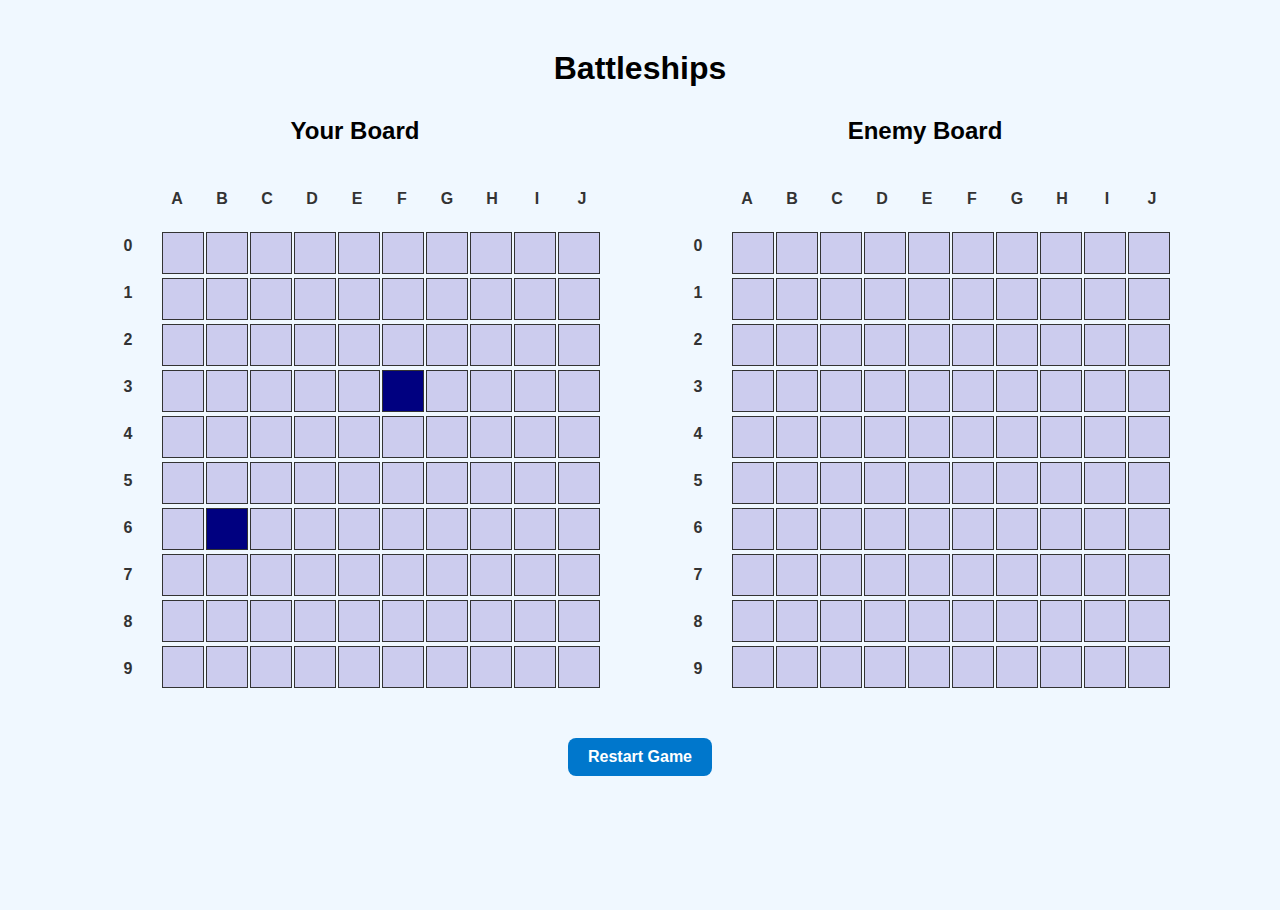
<file: battleships/index.html>
<!DOCTYPE html>
<html lang="en">
  <head>
    <meta charset="UTF-8" />
    <meta name="viewport" content="width=device-width, initial-scale=1.0" />
    <title>Battleships</title>
    <link rel="stylesheet" href="style.css" />
    <script src="main.js" defer></script>
  </head>
  <body>
    <h1>Battleships</h1>
    <div class="boards">
      <div class="board">
        <h2>Your Board</h2>
        <div class="grid-wrapper">
          <div class="labels-col" id="player-labels-col"></div>
          <div class="board-content">
            <div class="labels-row" id="player-labels-row"></div>
            <div id="player-board" class="grid"></div>
          </div>
        </div>
      </div>
      <div class="board">
        <h2>Enemy Board</h2>
        <div class="grid-wrapper">
          <div class="labels-col" id="ai-labels-col"></div>
          <div class="board-content">
            <div class="labels-row" id="ai-labels-row"></div>
            <div id="ai-board" class="grid"></div>
          </div>
        </div>
      </div>
    </div>

    <button id="reset-button">Restart Game</button>
    <div id="commentary"></div>
    <div id="status"></div>
  </body>
</html>
</file>
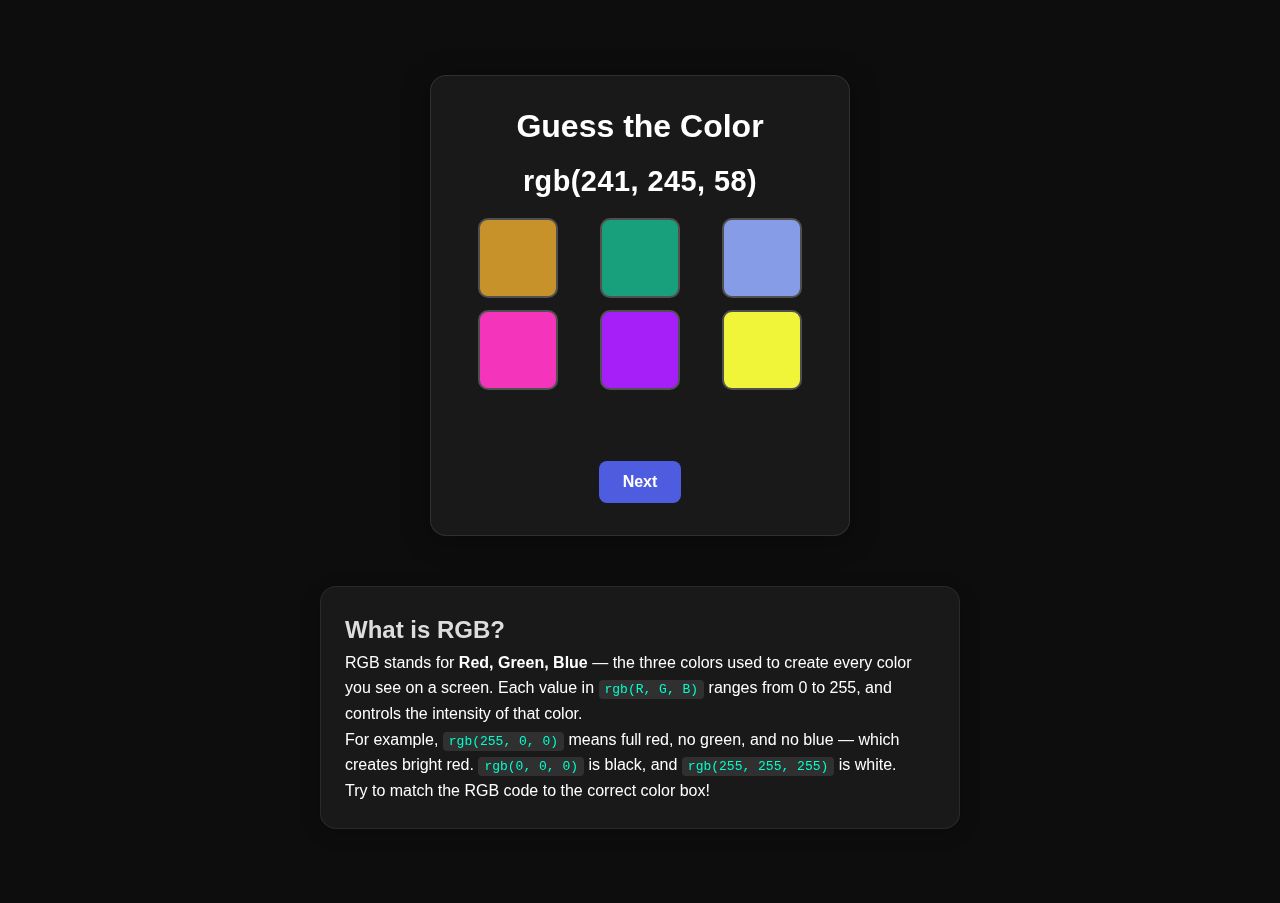
<file: color-guessing-game/index.html>
<!DOCTYPE html>
<html lang="en">
  <head>
    <meta charset="UTF-8" />
    <meta name="viewport" content="width=device-width, initial-scale=1.0" />
    <title>Color Guessing Game</title>
    <link rel="stylesheet" href="style.css" />
    <script src="main.js" defer></script>
  </head>
  <body>
    <div class="game-container">
      <h1>Guess the Color</h1>
      <div class="rgb-display" id="rgbDisplay">rgb(?, ?, ?)</div>
      <div id="choices" class="color-choices"></div>
      <div id="feedback" class="feedback"></div>
      <button id="nextBtn">Next</button>
    </div>
    <div class="rgb-explanation">
      <h2>What is RGB?</h2>
      <p>
        RGB stands for <strong>Red, Green, Blue</strong> — the three colors used
        to create every color you see on a screen. Each value in
        <code>rgb(R, G, B)</code> ranges from 0 to 255, and controls the
        intensity of that color.
      </p>
      <p>
        For example, <code>rgb(255, 0, 0)</code> means full red, no green, and
        no blue — which creates bright red. <code>rgb(0, 0, 0)</code> is black,
        and <code>rgb(255, 255, 255)</code> is white.
      </p>
      <p>Try to match the RGB code to the correct color box!</p>
    </div>
  </body>
</html>
</file>
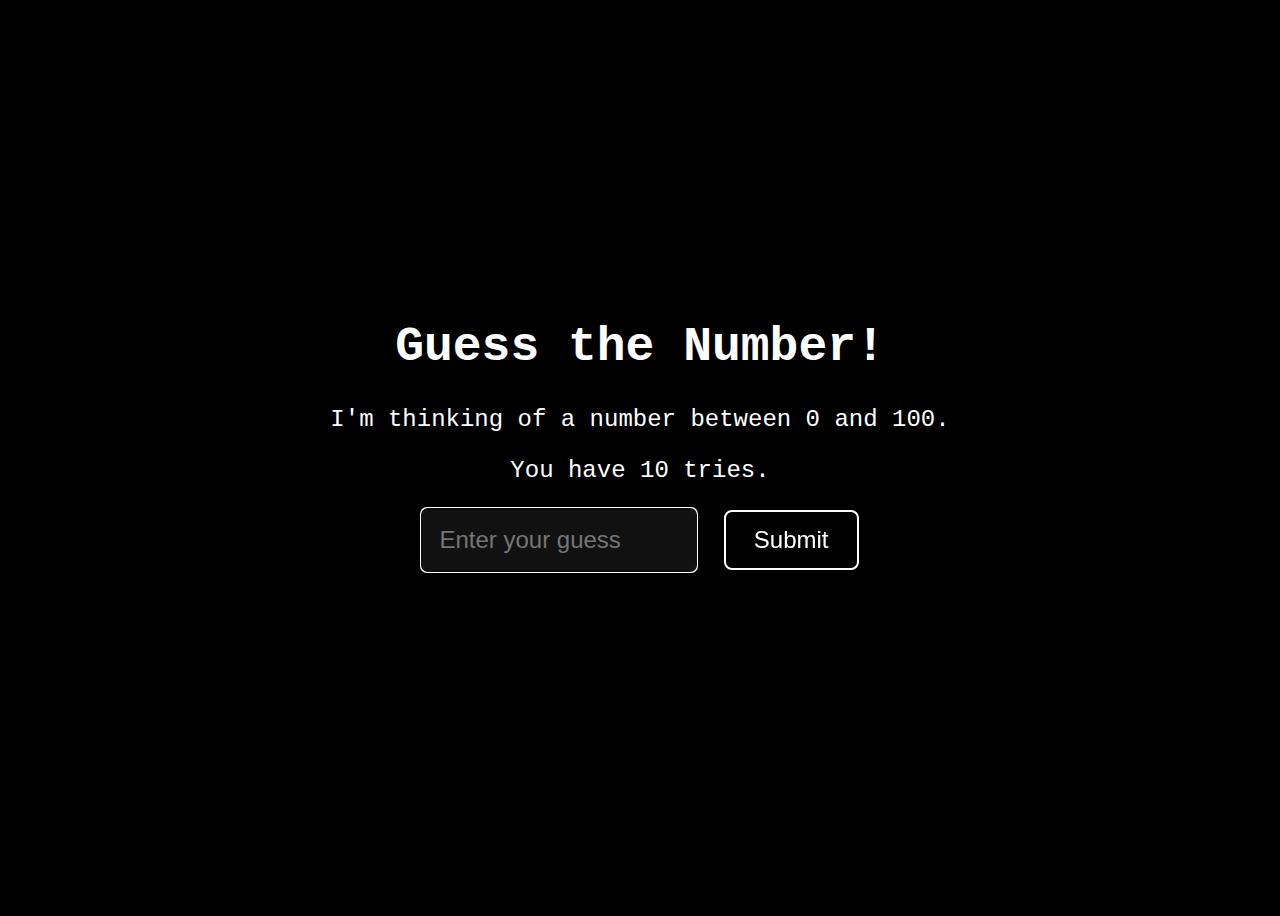
<file: guess-a-number/index.html>
<!DOCTYPE html>
<html lang="en">
  <head>
    <meta charset="UTF-8" />
    <title>Guess the Number</title>
    <link rel="stylesheet" href="style.css" />
    <script src="main.js" defer></script>
  </head>
  <body>
    <div class="game-container">
      <h1>Guess the Number!</h1>
      <p>I'm thinking of a number between 0 and 100.</p>
      <p>You have <span id="attempts-left">10</span> tries.</p>
      <input
        type="number"
        id="guess-input"
        placeholder="Enter your guess"
        min="0"
        max="100"
      />
      <button id="submit-btn">Submit</button>
      <button id="restart-btn">Play Again</button>
    </div>

    <p id="message"></p>
  </body>
</html>
</file>
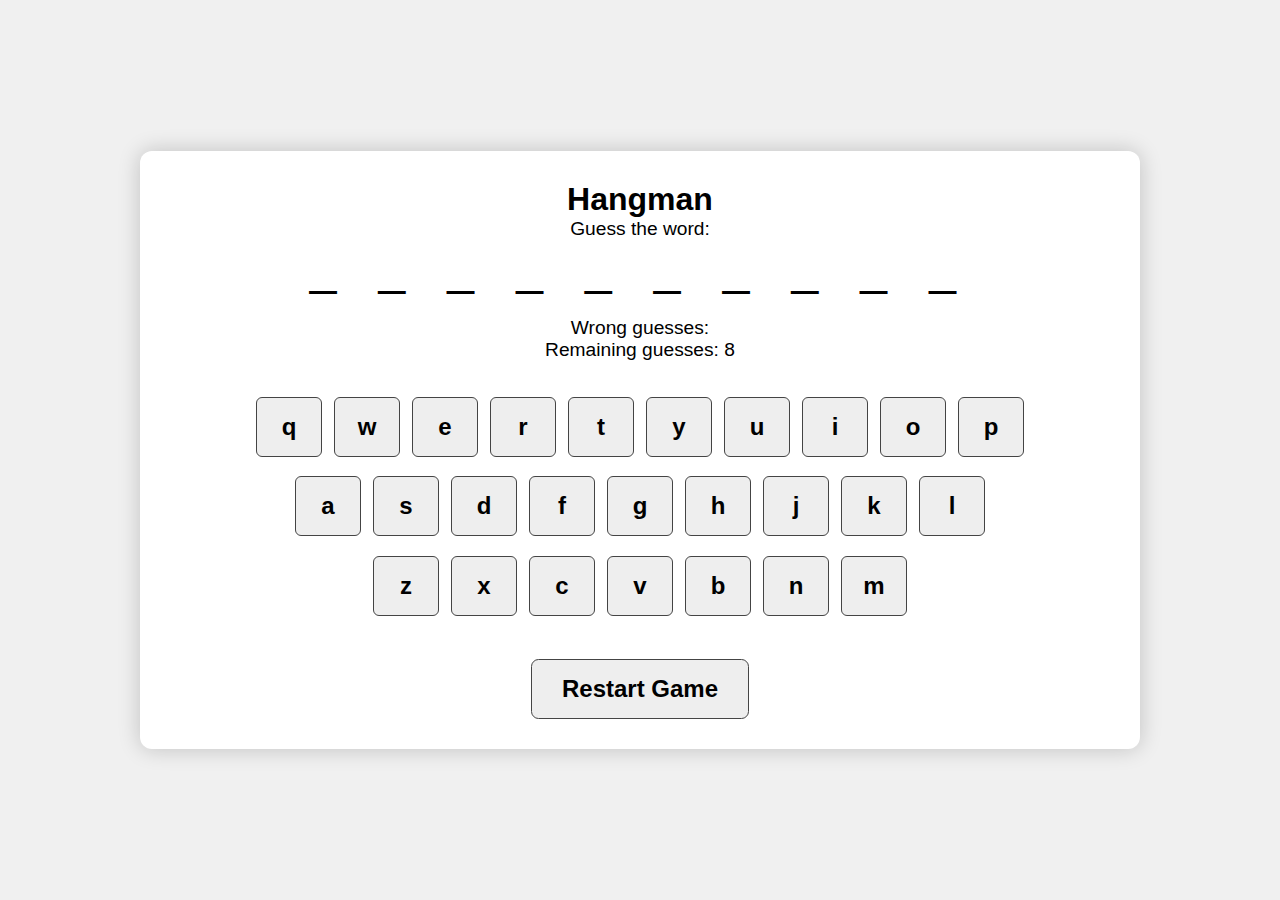
<file: hangman/index.html>
<!DOCTYPE html>
<html lang="en">
  <head>
    <meta charset="UTF-8" />
    <meta name="viewport" content="width=device-width, initial-scale=1" />
    <title>Hangman Game</title>
    <link rel="stylesheet" href="style.css" />
    <script src="main.js" defer></script>
  </head>
  <body>
    <div class="game-container">
      <h1>Hangman</h1>
      <p>Guess the word:</p>
      <div id="word"></div>
      <p>Wrong guesses: <span id="wrong-guesses"></span></p>
      <p>Remaining guesses: <span id="remaining"></span></p>
      <div id="keyboard"></div>
      <button id="reset-btn">Restart Game</button>
    </div>
  </body>
</html>
</file>
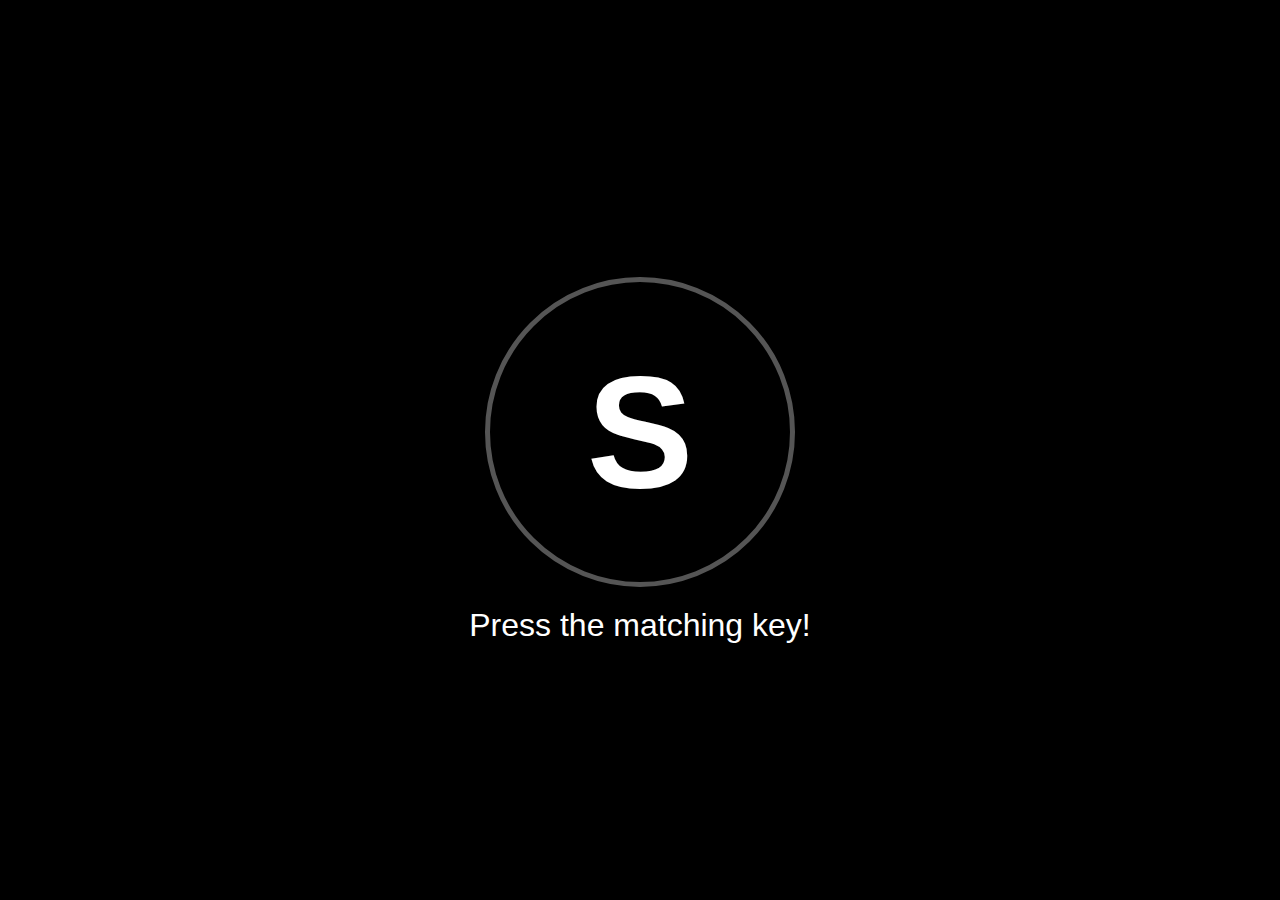
<file: key_matcher/index.html>
<!DOCTYPE html>
<html lang="en">
  <head>
    <meta charset="UTF-8" />
    <meta name="viewport" content="width=device-width, initial-scale=1.0" />
    <title>Key Matcher</title>
    <link rel="stylesheet" href="style.css" />
    <script src="main.js" defer></script>
  </head>
  <body>
    <div class="container">
      <div id="circle">
        <span id="letter">A</span>
      </div>
      <p>Press the matching key!</p>
    </div>
  </body>
</html>
</file>
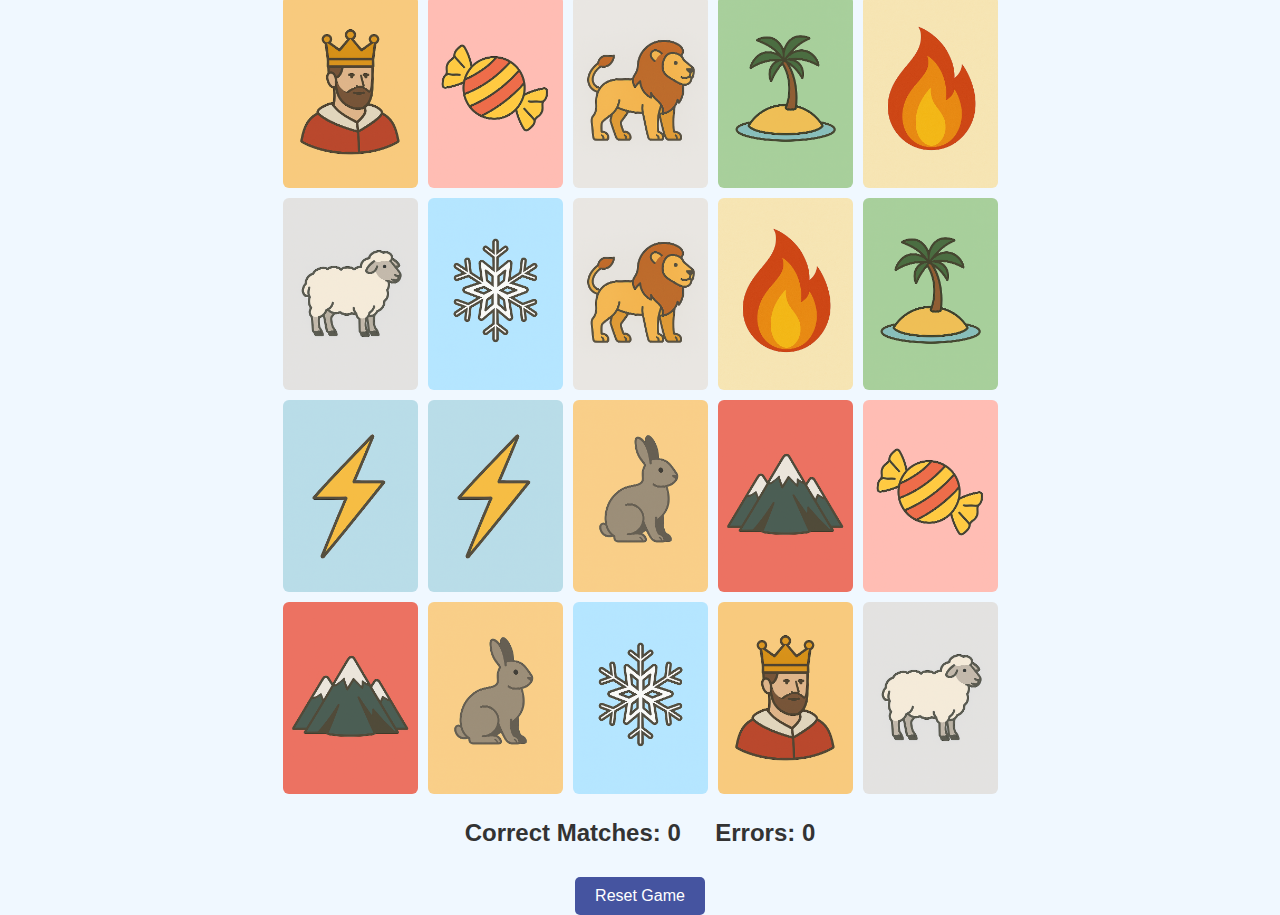
<file: memory-card-game/index.html>
<!DOCTYPE html>
<html>
  <head>
    <meta charset="UTF-8" />
    <meta name="viewport" content="width=device-width, initial-scale=1.0" />
    <title>Memory Card Game</title>
    <link rel="stylesheet" href="style.css" />
    <script type="module" src="main.js" defer></script>
  </head>
  <body>
    <div class="content-container">
      <div id="board"></div>
      <div id="stats">
        <h2>Correct Matches: <span id="matches">0</span></h2>
        <h2>Errors: <span id="errors">0</span></h2>
      </div>
      <button id="resetButton">Reset Game</button>
    </div>
  </body>
</html>
</file>
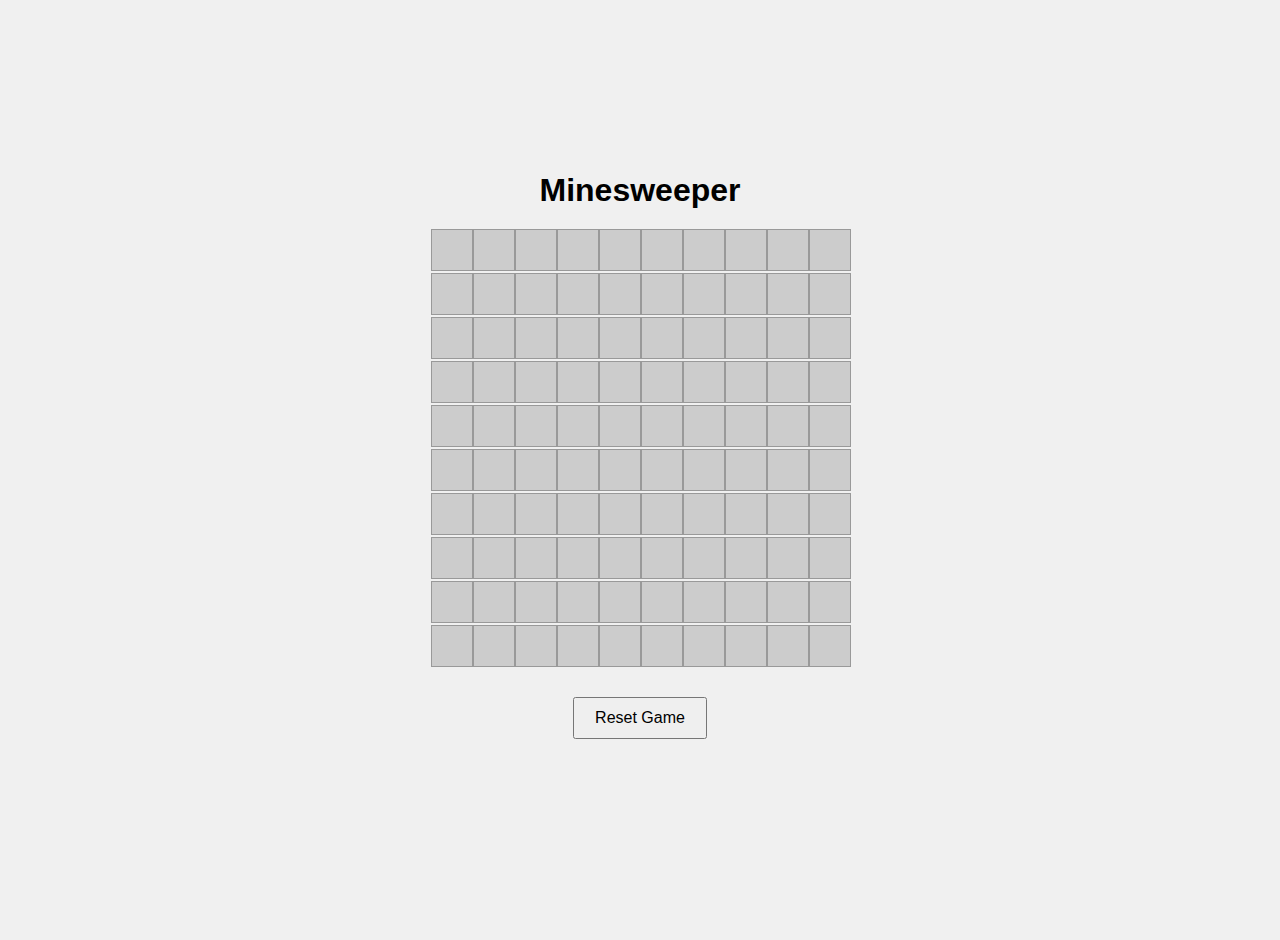
<file: minesweeper/index.html>
<!DOCTYPE html>
<html lang="en">
  <head>
    <meta charset="UTF-8" />
    <meta name="viewport" content="width=device-width, initial-scale=1.0" />
    <title>Minesweeper</title>
    <link rel="stylesheet" href="style.css" />
    <script type="module" src="main.js" defer></script>
  </head>
  <body>
    <div class="container">
      <h1>Minesweeper</h1>
      <div id="game"></div>
      <div id="game-over-message"></div>
      <button id="reset-button">Reset Game</button>
    </div>
  </body>
</html>
</file>
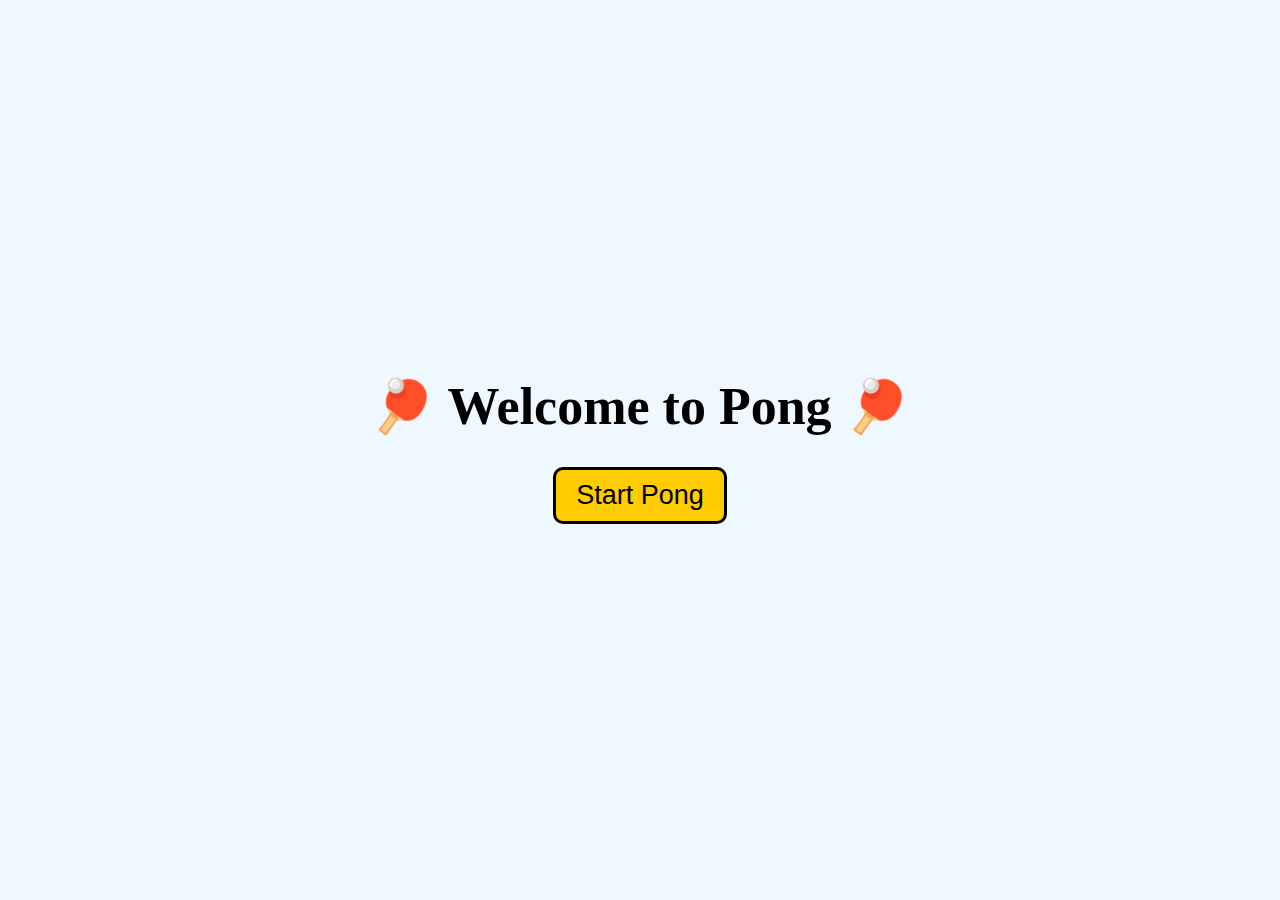
<file: pong/index.html>
<!DOCTYPE html>
<html lang="en">
  <head>
    <meta charset="UTF-8" />
    <meta http-equiv="X-UA-Compatible" content="IE=edge" />
    <meta name="viewport" content="width=device-width, initial-scale=1.0" />
    <title>Pong Game</title>
    <link rel="icon" type="image/png" href="pong.png" />
    <link rel="stylesheet" href="style.css" />
    <script type="module" src="main.js" defer></script>
  </head>

  <body>
    <section id="introduction">
      <h1>🏓 Welcome to Pong 🏓</h1>
      <button id="startBtn">Start Pong</button>
    </section>
    <section id="gameContainer">
      <canvas id="gameCanvas" height="500" width="800"></canvas>
      <div id="scoreText">0 : 0</div>
      <button id="resetBtn">Reset</button>
    </section>
  </body>
</html>
</file>
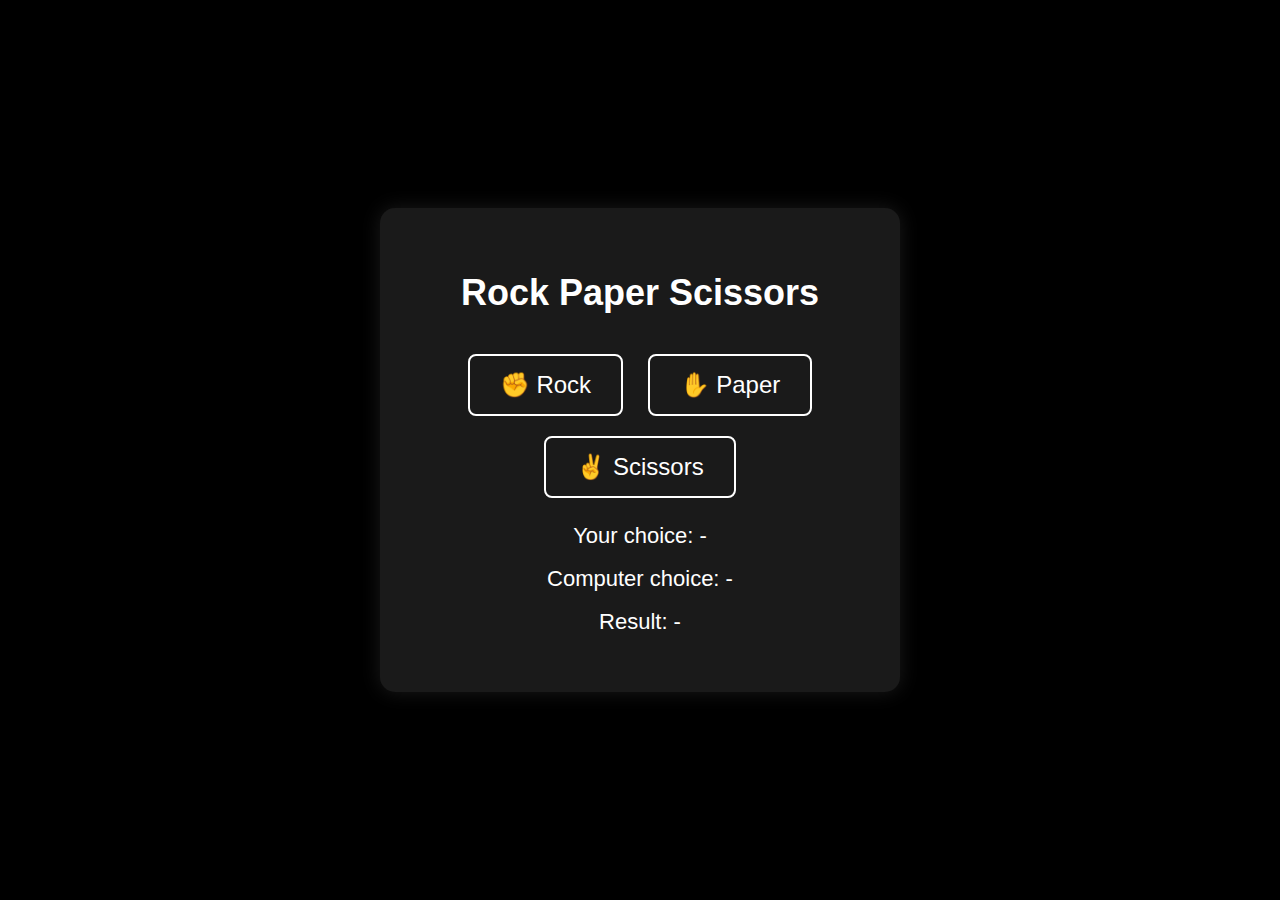
<file: rock-paper-scissors/index.html>
<!DOCTYPE html>
<html lang="en">
  <head>
    <meta charset="UTF-8" />
    <meta name="viewport" content="width=device-width, initial-scale=1" />
    <title>Rock Paper Scissors</title>
    <link rel="stylesheet" href="style.css" />
    <script src="main.js" defer></script>
  </head>
  <body>
    <div class="container">
      <h1>Rock Paper Scissors</h1>

      <div class="choices">
        <button data-choice="rock">✊ Rock</button>
        <button data-choice="paper">✋ Paper</button>
        <button data-choice="scissors">✌️ Scissors</button>
      </div>

      <div class="result">
        <p id="user-choice">Your choice: -</p>
        <p id="computer-choice">Computer choice: -</p>
        <p id="winner">Result: -</p>
      </div>
    </div>
  </body>
</html>
</file>
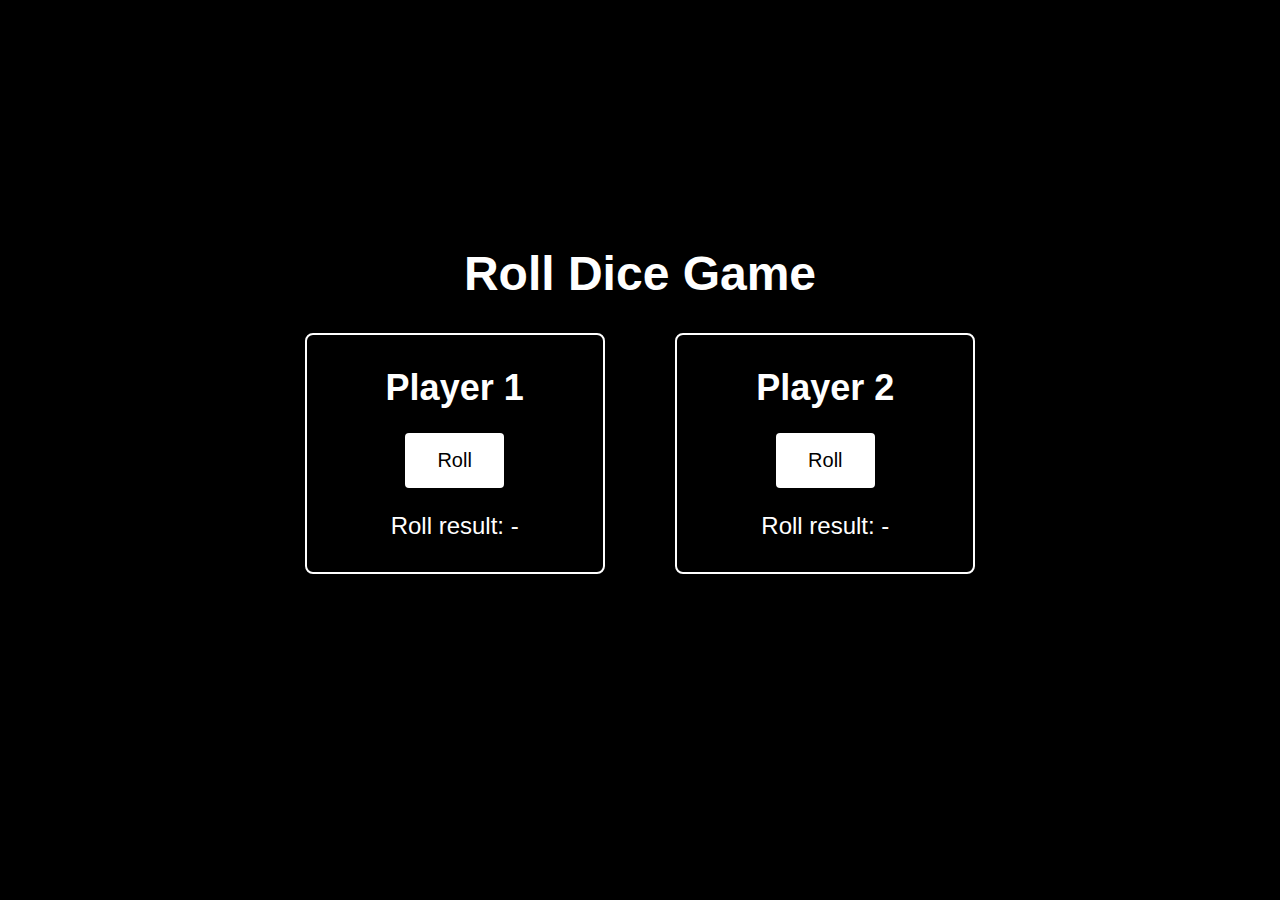
<file: roll a dice/index.html>
<!DOCTYPE html>
<html lang="en">
  <head>
    <meta charset="UTF-8" />
    <meta name="viewport" content="width=device-width, initial-scale=1" />
    <title>Roll Dice Game</title>
    <link rel="stylesheet" href="style.css" />
    <script src="main.js" defer></script>
  </head>
  <body>
    <h1>Roll Dice Game</h1>

    <div class="game-container">
      <div class="player-box" id="player1">
        <h2>Player 1</h2>
        <button id="roll1">Roll</button>
        <p>Roll result: <span id="result1">-</span></p>
      </div>

      <div class="player-box" id="player2">
        <h2>Player 2</h2>
        <button id="roll2" disabled>Roll</button>
        <p>Roll result: <span id="result2">-</span></p>
      </div>
    </div>

    <h3 id="winner"></h3>
  </body>
</html>
</file>
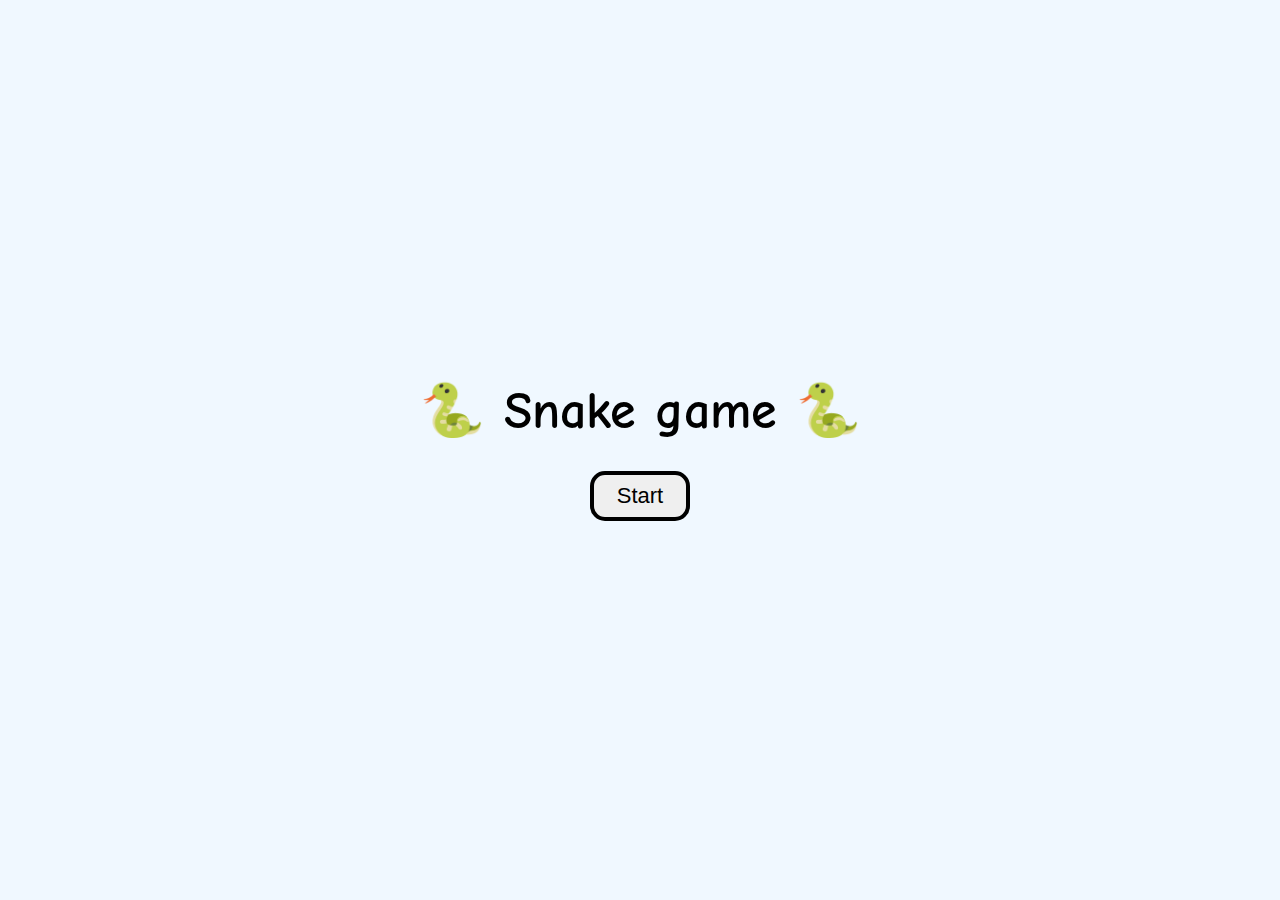
<file: snake/index.html>
<!DOCTYPE html>
<html lang="en">
  <head>
    <meta charset="UTF-8" />
    <meta http-equiv="X-UA-Compatible" content="IE=edge" />
    <meta name="viewport" content="width=device-width, initial-scale=1.0" />
    <title>Snake</title>
    <link rel="stylesheet" href="style.css" />
    <script type="module" src="main.js" defer></script>
  </head>
  <body>
    <div id="introduction">
      <h1>🐍 Snake game 🐍</h1>
      <button id="startButton">Start</button>
    </div>

    <div id="gameContainer">
      <canvas id="gameBoard" width="700" height="700"></canvas>
      <div id="scoreDisplay">0</div>
      <button id="resetButton">Reset</button>
    </div>
  </body>
</html>
</file>
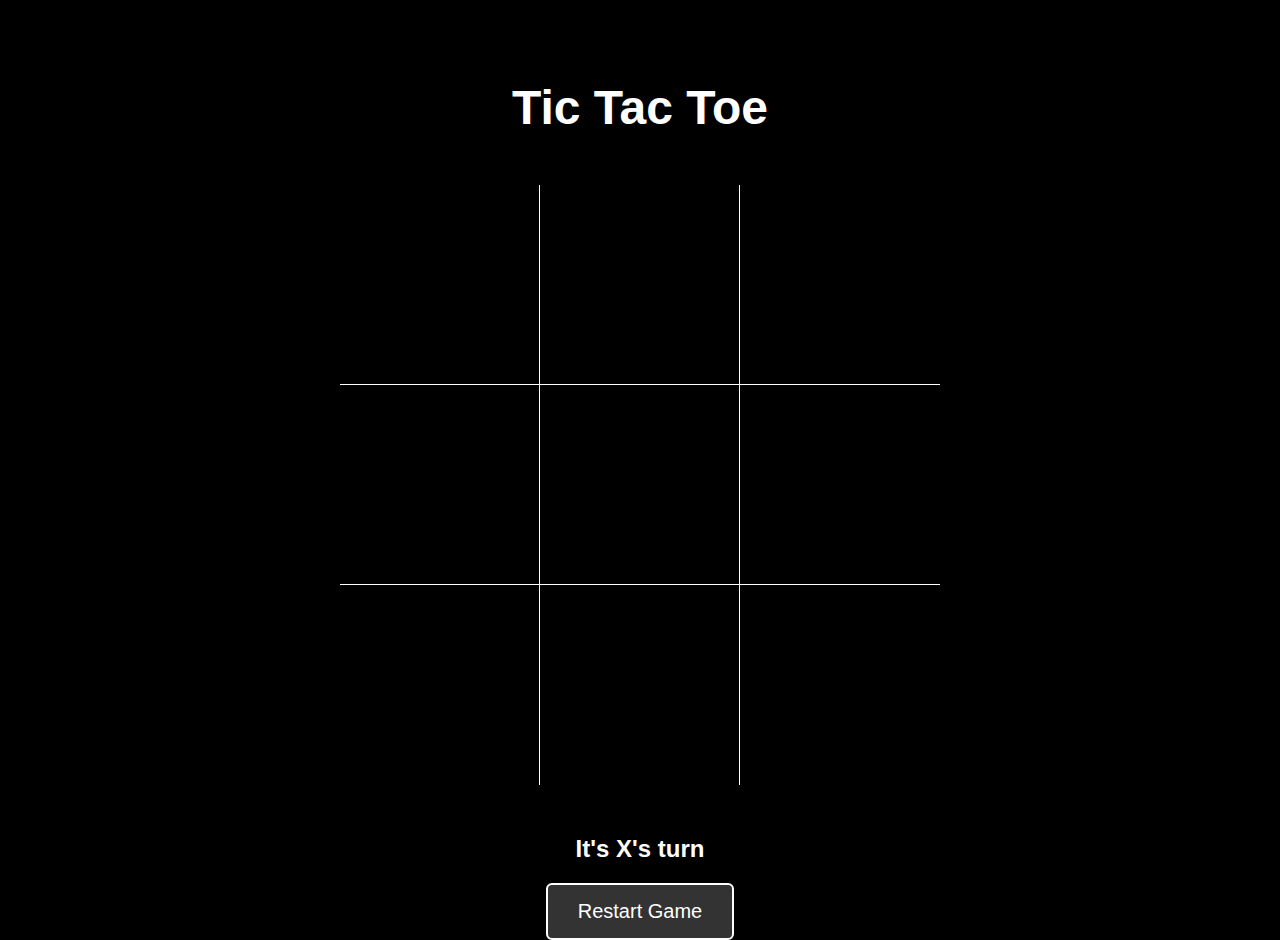
<file: tic tac toe/index.html>
<!DOCTYPE html>
<html lang="en">
  <head>
    <meta charset="UTF-8" />
    <meta name="viewport" content="width=device-width, initial-scale=1" />
    <title>Tic Tac Toe</title>
    <link rel="stylesheet" href="style.css" />
    <script src="main.js" defer></script>
  </head>
  <body>
    <h1>Tic Tac Toe</h1>
    <div id="game">
      <div class="board">
        <div class="cell" data-index="0"></div>
        <div class="cell" data-index="1"></div>
        <div class="cell" data-index="2"></div>
        <div class="cell" data-index="3"></div>
        <div class="cell" data-index="4"></div>
        <div class="cell" data-index="5"></div>
        <div class="cell" data-index="6"></div>
        <div class="cell" data-index="7"></div>
        <div class="cell" data-index="8"></div>
      </div>
      <div id="status"></div>
      <button id="resetBtn">Restart Game</button>
    </div>
  </body>
</html>
</file>
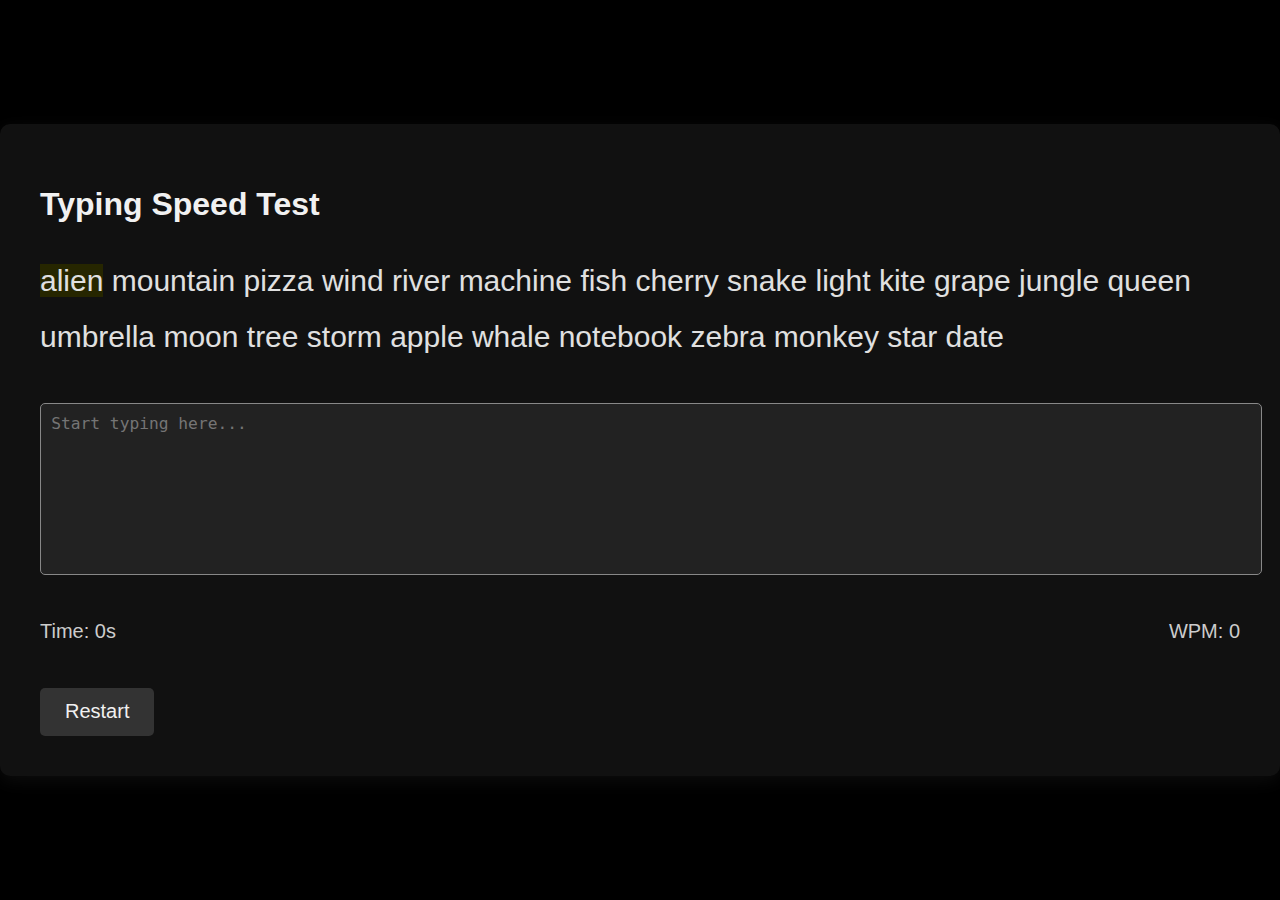
<file: typing-game/index.html>
<!DOCTYPE html>
<html lang="en">
  <head>
    <meta charset="UTF-8" />
    <meta name="viewport" content="width=device-width, initial-scale=1.0" />
    <title>Typing Speed Test</title>
    <link rel="stylesheet" href="style.css" />
    <script type="module" src="main.js" defer></script>
  </head>
  <body>
    <div class="container">
      <h1>Typing Speed Test</h1>
      <p id="word-display"></p>
      <textarea
        id="input-box"
        placeholder="Start typing here..."
        autofocus
      ></textarea>
      <div class="stats">
        <p>Time: <span id="time">0</span>s</p>
        <p>WPM: <span id="wpm">0</span></p>
      </div>
      <button id="restart-btn">Restart</button>
    </div>
  </body>
</html>
</file>
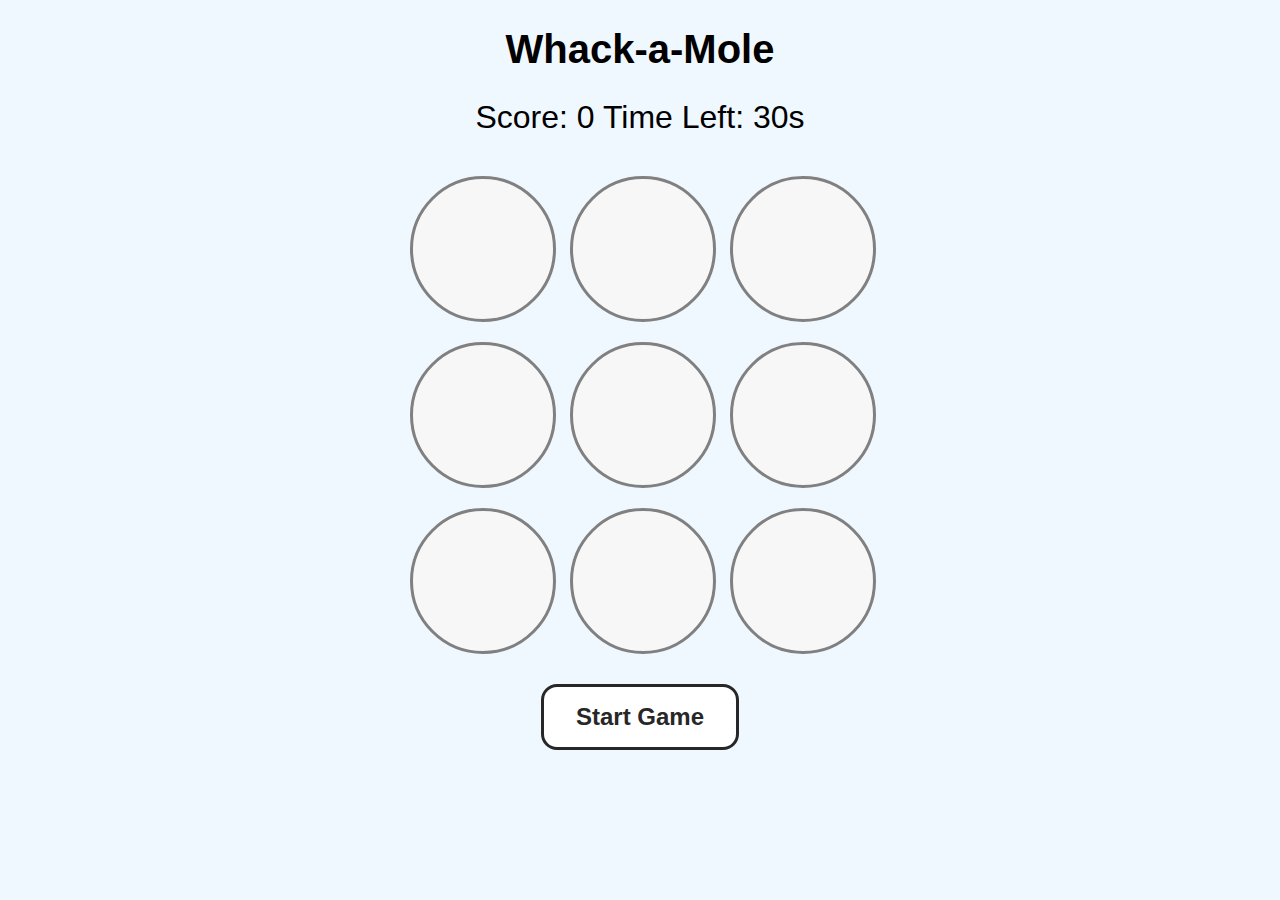
<file: whack-a-mole/index.html>
<!DOCTYPE html>
<html lang="en">
  <head>
    <meta charset="UTF-8" />
    <meta name="viewport" content="width=device-width, initial-scale=1.0" />
    <title>Whack-a-Mole</title>
    <link rel="stylesheet" href="style.css" />
    <script src="main.js" defer></script>
  </head>
  <body>
    <h1>Whack-a-Mole</h1>
    <div class="scoreboard">
      <span>Score: <span id="score">0</span></span>
      <span>Time Left: <span id="time-left">30</span>s</span>
    </div>
    <div class="grid">
      <div class="hole" id="hole1"></div>
      <div class="hole" id="hole2"></div>
      <div class="hole" id="hole3"></div>
      <div class="hole" id="hole4"></div>
      <div class="hole" id="hole5"></div>
      <div class="hole" id="hole6"></div>
      <div class="hole" id="hole7"></div>
      <div class="hole" id="hole8"></div>
      <div class="hole" id="hole9"></div>
    </div>
    <button id="start-btn">Start Game</button>
  </body>
</html>
</file>
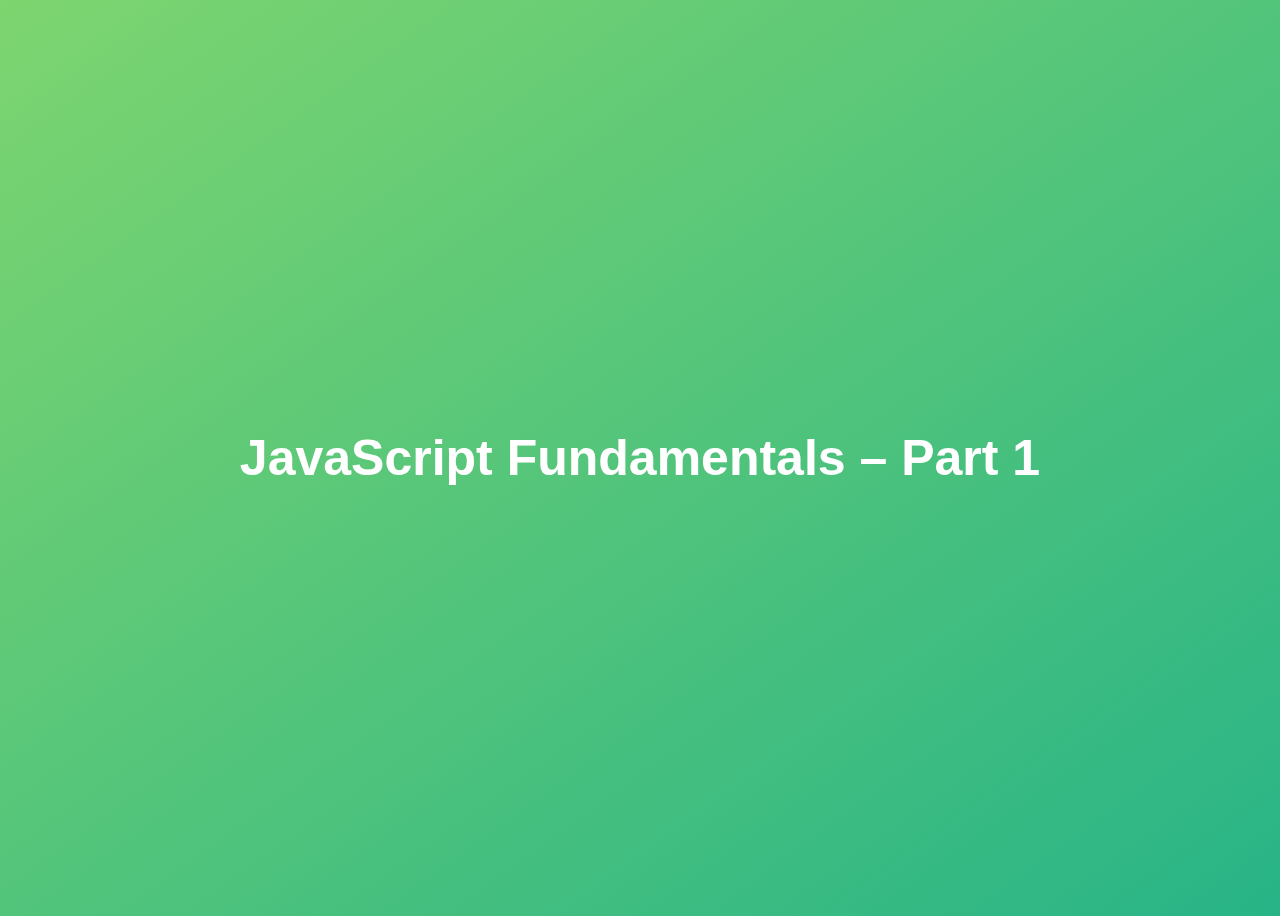
<file: 1. complete-javascript-course/01-Fundamentals-Part-1/final/index.html>
<!DOCTYPE html>
<html lang="en">
  <head>
    <meta charset="UTF-8" />
    <meta name="viewport" content="width=device-width, initial-scale=1.0" />
    <meta http-equiv="X-UA-Compatible" content="ie=edge" />
    <title>JavaScript Fundamentals – Part 1</title>
    <style>
      body {
        height: 100vh;
        display: flex;
        align-items: center;
        background: linear-gradient(to top left, #28b487, #7dd56f);
      }
      h1 {
        font-family: sans-serif;
        font-size: 50px;
        line-height: 1.3;
        width: 100%;
        padding: 30px;
        text-align: center;
        color: white;
      }
    </style>
  </head>
  <body>
    <h1>JavaScript Fundamentals – Part 1</h1>

    <script src="script.js"></script>
  </body>
</html>
</file>
<file: battleships/style.css>
/* Copy and paste to style.css */

* {
  padding: 0;
  margin: 0;
}

body {
  font-family: sans-serif;
  text-align: center;
  padding: 50px;
  background-color: aliceblue;
}

h1,
h2 {
  margin-bottom: 30px;
}

.grid-wrapper {
  display: flex;
  align-items: flex-start;
}

.labels-col {
  display: flex;
  flex-direction: column;
  margin-right: 4px;
}

.corner-spacer,
.labels-col div,
.labels-row div {
  width: 45px;
  height: 47px;
  display: flex;
  align-items: center;
  justify-content: center;
  font-weight: bold;
  color: #333;
}

.labels-row {
  display: flex;
  justify-content: center;
  margin-bottom: 4px;
}

.grid {
  display: grid;
  grid-template-columns: repeat(10, 40px);
  gap: 4px;
  justify-content: center;
  margin: 10px auto;
}

#player-board .cell {
  cursor: not-allowed;
}

.cell {
  width: 40px;
  height: 40px;
  background-color: #cce;
  border: 1px solid #333;
  cursor: pointer;
}

.hit {
  background-color: red;
}

.miss {
  background-color: rgb(255, 210, 188);
}

.ship {
  background-color: navy;
}

.boards {
  display: flex;
  justify-content: space-around;
  margin: 20px;
}

#reset-button {
  margin: 20px auto;
  padding: 10px 20px;
  font-size: 1em;
  font-weight: bold;
  border: none;
  border-radius: 8px;
  background-color: #0077cc;
  color: white;
  cursor: pointer;
  transition: background-color 0.3s ease;
}

#reset-button:hover {
  background-color: #005fa3;
}

#commentary {
  margin: 20px auto;
  padding: 12px 20px;
  max-width: 600px;
  border-radius: 8px;
  font-size: 1.2em;
  color: #333;
  font-style: italic;
}

#status {
  margin-top: 20px;
  font-weight: bold;
  font-size: 1.4em;
  color: #222;
}
</file>
<file: color-guessing-game/style.css>
/* copy and paste it to style.css */

* {
  margin: 0;
  padding: 0;
  box-sizing: border-box;
}

body {
  font-family: "Segoe UI", Tahoma, Geneva, Verdana, sans-serif;
  text-align: center;
  background-color: #0d0d0d;
  color: #ffffff;
  padding: 75px 20px;
  min-height: 100vh;
  overflow: hidden;
}

.game-container {
  max-width: 420px;
  margin: auto;
  padding: 2em;
  background: rgba(255, 255, 255, 0.05);
  border-radius: 16px;
  box-shadow: 0 4px 30px rgba(0, 0, 0, 0.3);
  backdrop-filter: blur(10px);
  -webkit-backdrop-filter: blur(10px);
  border: 1px solid rgba(255, 255, 255, 0.1);
}

.rgb-display {
  font-size: 1.8em;
  margin: 20px 0;
  font-weight: 600;
  letter-spacing: 0.5px;
}

.color-choices {
  display: grid;
  grid-template-columns: repeat(3, 1fr);
  gap: 12px;
  margin-bottom: 24px;
  justify-items: center;
}

.color-box {
  width: 80px;
  height: 80px;
  cursor: pointer;
  border: 2px solid rgb(80, 80, 80);
  border-radius: 10px;
  transition: transform 0.2s ease, border 0.2s ease;
}

.color-box:hover {
  transform: scale(1.05);
  border: 2px solid #ffffff88;
}

.feedback {
  font-size: 1.3em;
  margin-bottom: 16px;
  height: 1.5em;
  font-weight: 500;
}

#nextBtn {
  padding: 12px 24px;
  font-size: 1em;
  font-weight: 600;
  border: none;
  border-radius: 8px;
  background: #4e5ce0;
  color: white;
  cursor: pointer;
  transition: background 0.3s ease;
}

#nextBtn:hover {
  background: #3f49bd;
}

.rgb-explanation {
  max-width: 640px;
  margin: 50px auto 0;
  background: rgba(255, 255, 255, 0.05);
  padding: 24px;
  border-radius: 16px;
  box-shadow: 0 4px 20px rgba(0, 0, 0, 0.2);
  backdrop-filter: blur(8px);
  -webkit-backdrop-filter: blur(8px);
  text-align: left;
  font-size: 1em;
  line-height: 1.6;
  border: 1px solid rgba(255, 255, 255, 0.08);
}

.rgb-explanation h2 {
  margin-top: 0;
  color: #dddddd;
}

.rgb-explanation code {
  background: rgba(255, 255, 255, 0.1);
  padding: 2px 6px;
  border-radius: 4px;
  font-family: monospace;
  color: #00ffcc;
}
</file>
<file: guess-a-number/style.css>
/* Copy and paste to style.css */

body {
  display: flex;
  flex-direction: column;
  justify-content: center;
  align-items: center;
  min-height: 100vh;
  text-align: center;
  font-family: "Cascadia Mono", Consolas, "Courier New", monospace;
  background-color: #000;
  color: #fff;
  font-size: 1.5rem;
  user-select: none;
  overflow: hidden;
}

#guess-input {
  padding: 16px;
  font-size: 1.5rem;
  width: 240px;
  margin-right: 12px;
  background-color: #111;
  color: #fff;
  border: 2px solid #fff;
  border-radius: 6px;
  -moz-appearance: textfield;
}

#guess-input::-webkit-inner-spin-button,
#guess-input::-webkit-outer-spin-button {
  -webkit-appearance: none;
  margin: 0;
}

button {
  padding: 14px 28px;
  font-size: 1.5rem;
  cursor: pointer;
  border-radius: 8px;
  border: 2px solid #fff;
  background-color: #000;
  color: #fff;
  transition: background-color 0.3s ease, color 0.3s ease;
}

#restart-btn {
  display: none;
}

button:hover {
  background-color: #fff;
  color: #000;
}

#message {
  margin-top: 30px;
  font-size: 1.6rem;
  font-weight: bold;
}
</file>
<file: hangman/style.css>
/* copy to and paste to style.css */

* {
  margin: 0;
  padding: 0;
  box-sizing: border-box;
  user-select: none;
}

body {
  font-family: Arial, sans-serif;
  background: #f0f0f0;
  display: flex;
  justify-content: center;
  align-items: center;
  height: 100vh;
}

.game-container {
  background: white;
  padding: 30px 45px;
  border-radius: 12px;
  box-shadow: 0 0 22px rgba(0, 0, 0, 0.2);
  text-align: center;
  width: 1000px;
}

.game-container p {
  font-size: 1.2rem;
}

#word {
  font-size: 3em;
  letter-spacing: 0.3em;
  margin-bottom: 22px;
}

#keyboard {
  margin-top: 30px;
}

.key-row {
  display: flex;
  justify-content: center;
  margin-bottom: 7.5px;
}

.key {
  display: inline-block;
  margin: 6px;
  padding: 15px 21px;
  min-width: 66px;
  background-color: #eee;
  border: 1px solid #444;
  border-radius: 6px;
  cursor: pointer;
  transition: background-color 0.3s;
  font-weight: bold;
  font-size: 1.5em;
}

.key:hover:not(.disabled) {
  background-color: #ddd;
}

.key.disabled {
  background-color: #bbb;
  cursor: not-allowed;
}

#reset-btn {
  margin-top: 30px;
  padding: 15px 30px;
  font-size: 1.5em;
  font-weight: bold;
  border: none;
  border-radius: 7.5px;
  cursor: pointer;
  background-color: white;
  color: black;
  background-color: #eee;
  border: 1px solid #444;
  transition: background-color 0.3s, color 0.3s;
}

#reset-btn:hover {
  background-color: #ddd;
  color: black;
}
</file>
<file: key_matcher/style.css>
/* copy and paste to style.css */

* {
  margin: 0;
  padding: 0;
}

body {
  height: 100vh;
  display: flex;
  justify-content: center;
  align-items: center;
  font-family: sans-serif;
  font-size: 2rem;
  background: #000;
  color: white;
}

.container {
  text-align: center;
}

#circle {
  width: 300px;
  height: 300px;
  border-radius: 50%;
  background: white;
  border: 5px solid #555;
  display: flex;
  justify-content: center;
  align-items: center;
  margin: 20px auto;
  transition: background-color 0.3s ease;
}

#letter {
  font-size: 10rem;
  font-weight: bold;
  color: black;
}

#circle.correct {
  background-color: #003400;
}

#circle.incorrect {
  background-color: #5a0000;
}

#circle {
  background: black;
}

#letter {
  color: white;
}
</file>
<file: memory-card-game/style.css>
/* copy and paste to style.css */

* {
  margin: 0;
  padding: 0;
  box-sizing: border-box;
  user-select: none;
}

#stats {
  margin-bottom: 20px;
}

#stats h2 {
  display: inline-block;
  margin: 0 15px;
  color: #333;
}

body {
  display: flex;
  justify-content: center;
  align-items: center;
  background-size: cover;
  font-family: Arial, Helvetica, sans-serif;
  text-align: center;
  height: 100vh;
  width: 100vw;
  overflow: hidden;
  background-color: aliceblue;
  padding-top: 0;
}

.content-container {
  display: flex;
  flex-direction: column;
  align-items: center;
}

#board {
  display: grid;
  grid-template-columns: repeat(5, 1fr);
  grid-template-rows: repeat(4, auto);
  gap: 10px;
  width: fit-content;
  padding: 10px;
  margin-bottom: 15px;
}

.card {
  height: 192px;
  width: 135px;
  border-radius: 6px;
  object-fit: cover;
  cursor: pointer;
}

#resetButton {
  margin-top: 10px;
  padding: 10px 20px;
  font-size: 1rem;
  border: none;
  background-color: #4554a0;
  color: white;
  border-radius: 5px;
  cursor: pointer;
}

#resetButton:hover {
  background-color: #31408c;
}
</file>
<file: minesweeper/style.css>
* {
  margin: 0;
  padding: 0;
}

body {
  display: flex;
  justify-content: center;
  align-items: center;
  font-family: sans-serif;
  text-align: center;
  background: #f0f0f0;
  padding: 20px;
  height: 100vh;
  overflow: hidden;
}

#game {
  display: grid;
  grid-template-columns: repeat(10, 40px);
  justify-content: center;
  gap: 2px;
  margin-top: 20px;
}

#reset-button {
  margin: 30px;
  padding: 10px 20px;
  font-size: 16px;
  cursor: pointer;
}

.cell {
  width: 40px;
  height: 40px;
  background-color: #ccc;
  border: 1px solid #999;
  display: flex;
  align-items: center;
  justify-content: center;
  font-size: 16px;
  cursor: pointer;
  user-select: none;
}

.cell.revealed {
  background-color: #e0e0e0;
  cursor: default;
}

.cell.flagged {
  background-color: #ffecb3;
}
</file>
<file: pong/style.css>
/* copy and paste to style.css */

* {
  padding: 0;
  margin: 0;
  user-select: none;
}

body {
  display: flex;
  flex-direction: column;
  align-items: center;
  justify-content: center;
  min-height: 100vh;
  background-color: aliceblue;
  overflow: hidden;
}

#introduction {
  text-align: center;
  padding: 40px;
}

#introduction h1 {
  font-family: "Permanent Marker", cursive;
  font-size: 52px;
  margin-bottom: 30px;
}

#introduction button {
  font-size: 27px;
  padding: 10px 20px;
  background-color: #ffcc00;
  border: none;
  border-radius: 10px;
  cursor: pointer;
  border: 3px solid black;
  transition: background-color 0.3s ease;
}

#introduction button:hover {
  background-color: #ff9900;
}

#gameContainer {
  display: none;
  text-align: center;
}

#gameCanvas {
  border: 3px solid;
  border-radius: 4px;
  background-color: white;
  cursor: none;
}

#scoreText {
  font-family: "consolas", monospace;
  font-size: 100px;
}

#resetBtn {
  background-color: #ffcc00;
  font-family: "Permanent Marker", cursive;
  font-size: 25px;
  width: 100px;
  height: 50px;
  border: 4px solid;
  border-radius: 15px;
  cursor: pointer;
  transition: background-color 0.3s ease;
}

#resetBtn:hover {
  background-color: #ff9900;
}
</file>
<file: rock-paper-scissors/style.css>
/* copy and paste to style.css */

body {
  font-family: Arial, sans-serif;
  background: #000000;
  color: #ffffff;
  display: flex;
  justify-content: center;
  align-items: center;
  height: 100vh;
  margin: 0;
}

.container {
  background: #1a1a1a;
  padding: 40px 60px;
  border-radius: 15px;
  box-shadow: 0 0 20px rgba(255, 255, 255, 0.1);
  text-align: center;
  width: 400px;
}

h1 {
  font-size: 36px;
  margin-bottom: 30px;
  color: #ffffff;
}

.choices button {
  font-size: 24px;
  margin: 10px;
  padding: 15px 30px;
  cursor: pointer;
  border: 2px solid #ffffff;
  background: transparent;
  color: #ffffff;
  border-radius: 8px;
  transition: background-color 0.3s ease, color 0.3s ease;
}

.choices button:hover {
  background-color: #ffffff;
  color: #000000;
}

.result p {
  font-size: 22px;
  margin: 15px 0;
  min-height: 28px;
  color: #ffffff;
}
</file>
<file: roll a dice/style.css>
/* copy and paste to style.css */

* {
  padding: 0;
  margin: 0;
  box-sizing: border-box;
}

body {
  font-family: Arial, sans-serif;
  background-color: #000;
  color: #fff;
  font-size: 1.5rem;
  min-height: 100vh;
  display: flex;
  flex-direction: column;
  justify-content: center;
  align-items: center;
  text-align: center;
  padding: 2rem;
}

.player-box {
  margin: 2rem;
  padding: 2rem;
  border: 2px solid #fff;
  border-radius: 8px;
  display: inline-block;
  width: 300px;
}

button {
  padding: 1rem 2rem;
  margin-top: 1.5rem;
  margin-bottom: 1.5rem;
  font-size: 1.25rem;
  border-radius: 4px;
  background-color: #fff;
  color: #000;
  border: none;
  cursor: pointer;
  transition: background-color 0.2s ease;
}

button:disabled {
  background-color: #444;
  color: #aaa;
  cursor: not-allowed;
}

#winner {
  margin-top: 3rem;
  font-size: 2rem;
  color: #0f0;
}
</file>
<file: snake/style.css>
/* copy and paste to style.css */

@import url("https://fonts.googleapis.com/css2?family=Comic+Neue:ital,wght@0,300;0,400;0,700;1,300;1,400;1,700&display=swap");

* {
  padding: 0;
  margin: 0;
  box-sizing: border-box;
  user-select: none;
}

body {
  font-family: "Comic Neue", cursive;
  background-color: aliceblue;
  height: 100vh;
  overflow: hidden;
  display: flex;
  flex-direction: column;
  align-items: center;
  justify-content: center;
  text-align: center;
}

h1 {
  font-size: 52px;
  margin-bottom: 30px;
}

button {
  font-size: 22px;
  width: 100px;
  height: 50px;
  border: 4px solid;
  border-radius: 15px;
  cursor: pointer;
}

#gameContainer {
  display: none;
  text-align: center;
}

#gameBoard {
  border: 3px solid;
  border-radius: 6px;
  cursor: none;
}

#scoreDisplay {
  font-size: 100px;
}

.blurred {
  filter: blur(1px);
  transition: filter 0.3s ease;
}
</file>
<file: tic tac toe/style.css>
/* copy and paste to style.css */

* {
  padding: 0;
  margin: 0;
  box-sizing: border-box;
}

body {
  font-family: Arial, sans-serif;
  text-align: center;
  margin-top: 80px;
  background-color: #000;
  color: #fff;
}

h1 {
  margin-bottom: 50px;
  font-size: 48px;
  font-weight: 700;
}

#game {
  display: inline-block;
}

.board {
  display: grid;
  grid-template-columns: repeat(3, 200px);
  grid-template-rows: repeat(3, 200px);
  gap: 0;
  margin-bottom: 50px;
}

.cell {
  border: none;
  font-size: 96px;
  font-weight: bold;
  display: flex;
  justify-content: center;
  align-items: center;
  cursor: pointer;
  user-select: none;
  transition: background-color 0.3s ease;
}

.cell:not(:nth-child(3n)) {
  border-right: 1px solid #fff;
}

.cell:nth-child(-n + 6):not(:nth-child(n + 7)) {
  border-bottom: 1px solid #fff;
}

.cell:hover {
  background-color: #222;
}

.cell:hover {
  background-color: #222;
}

#status {
  font-size: 24px;
  margin-bottom: 20px;
  font-weight: 600;
}

#resetBtn {
  padding: 15px 30px;
  font-size: 20px;
  cursor: pointer;
  background-color: #333;
  border: 2px solid #fff;
  color: #fff;
  border-radius: 6px;
  transition: background-color 0.3s ease;
}

#resetBtn:hover {
  background-color: #555;
}
</file>
<file: typing-game/style.css>
/* copy and paste to style.css */

body {
  font-family: Arial, sans-serif;
  background-color: #000;
  color: #f1f1f1;
  display: flex;
  justify-content: center;
  align-items: center;
  height: 100vh;
  margin: 0;
}

.container {
  background-color: #111;
  padding: 2.5em;
  border-radius: 10px;
  width: 1200px;
  box-shadow: 0 5px 18px rgba(255, 255, 255, 0.05);
}

#word-display {
  font-size: 1.5em;
  margin-bottom: 1.25em;
  line-height: 1.875em;
  color: #e0e0e0;
  font-size: 30px;
}

textarea {
  width: 100%;
  height: 150px;
  font-size: 1.25em;
  padding: 0.625em;
  margin-bottom: 1.25em;
  background-color: #222;
  color: #f1f1f1;
  border: 1px solid #444;
  border-radius: 5px;
  resize: none;
}

textarea:focus {
  outline: none;
  border-color: #888;
}

.stats {
  display: flex;
  justify-content: space-between;
  color: #ccc;
  font-size: 1.25em;
}

button {
  padding: 0.625em 1.25em;
  font-size: 1.25em;
  margin-top: 1.25em;
  background-color: #333;
  color: #f1f1f1;
  border: none;
  border-radius: 5px;
  cursor: pointer;
  transition: background 0.3s ease;
}

button:hover {
  background-color: #555;
}

.highlight {
  background-color: rgb(38, 38, 0);
}

.correct {
  color: green;
}

.incorrect {
  color: red;
}
</file>
<file: whack-a-mole/style.css>
/* copy and paste to style.css */

body {
  text-align: center;
  font-family: Arial, sans-serif;
  background: aliceblue;
  font-size: 20px;
}

.grid {
  display: grid;
  grid-template-columns: repeat(3, 140px);
  gap: 20px;
  justify-content: center;
  margin-top: 40px;
}

.hole {
  width: 140px;
  height: 140px;
  background-color: #f7f7f7;
  border-radius: 50%;
  position: relative;
  cursor: pointer;
  display: flex;
  align-items: center;
  justify-content: center;
  border: 3px solid grey;
}

.hole span {
  pointer-events: none;
  font-size: 72px;
}

.hole.mole {
  background-color: brown;
}

.scoreboard {
  margin-top: 20px;
  font-size: 1.6em;
}

#start-btn {
  margin-top: 30px;
  padding: 16px 32px;
  font-size: 1.5rem;
  font-weight: bold;
  color: rgb(39, 39, 39);
  background-color: white;
  border: 3px solid rgb(39, 39, 39);
  border-radius: 16px;
  cursor: pointer;
}

#start-btn.disabled,
#start-btn:disabled {
  background: #aaa;
  cursor: not-allowed;
  opacity: 0.6;
}
</file>
